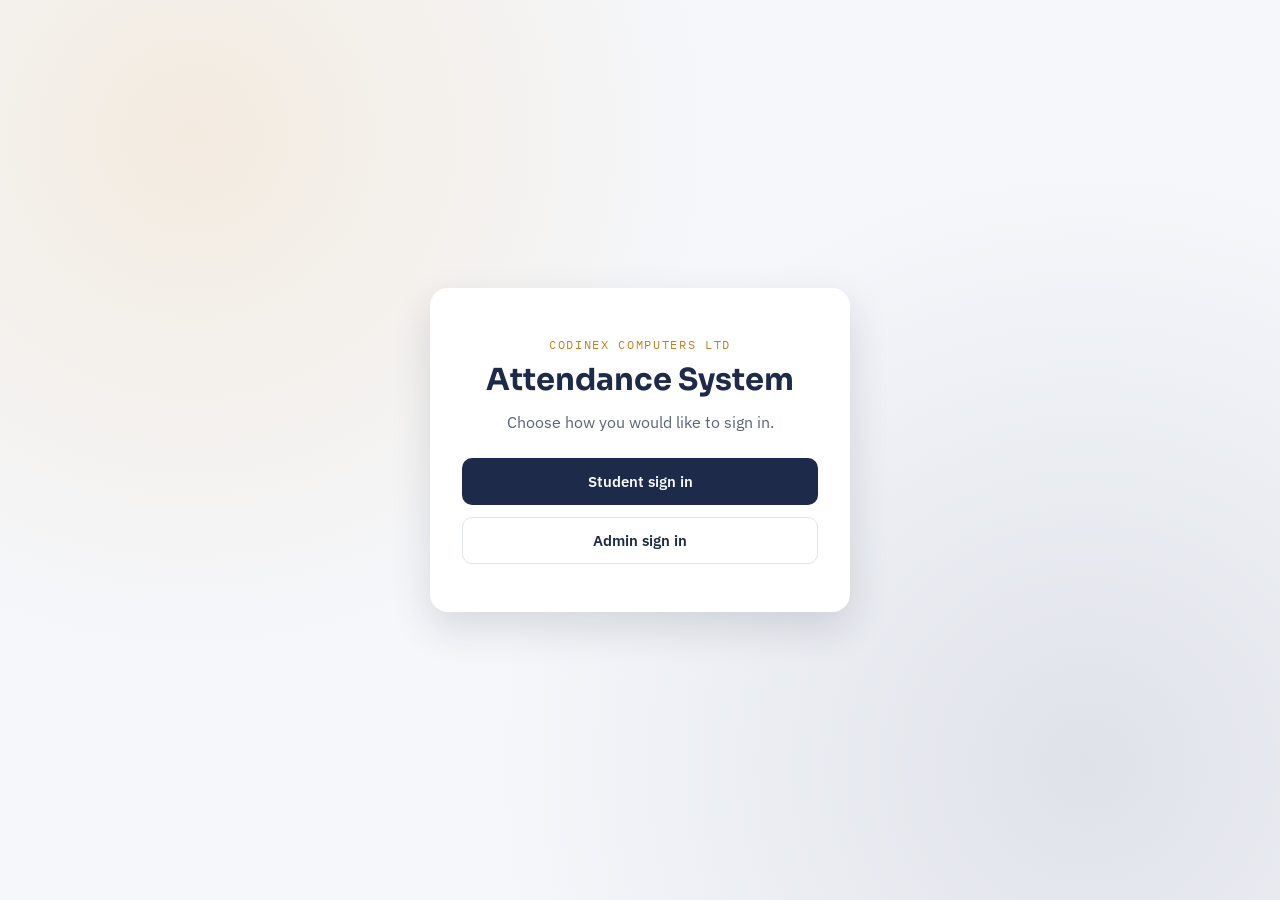
<file: frontend/index.html>
<!DOCTYPE html>
<html lang="en">
<head>
  <meta charset="UTF-8" />
  <meta name="viewport" content="width=device-width, initial-scale=1.0" />
  <title>Codinex Attendance System</title>
  <link rel="stylesheet" href="css/styles.css" />
</head>
<body>
  <div class="auth-shell">
    <div class="auth-card text-center">
      <div class="eyebrow">Codinex Computers Ltd</div>
      <h1>Attendance System</h1>
      <p>Choose how you would like to sign in.</p>

      <div style="display: flex; flex-direction: column; gap: 12px; margin-top: 24px;">
        <a href="student/login.html" class="btn btn-primary btn-full">Student sign in</a>
        <a href="admin/login.html" class="btn btn-outline btn-full">Admin sign in</a>
      </div>
    </div>
  </div>
</body>
</html>
</file>
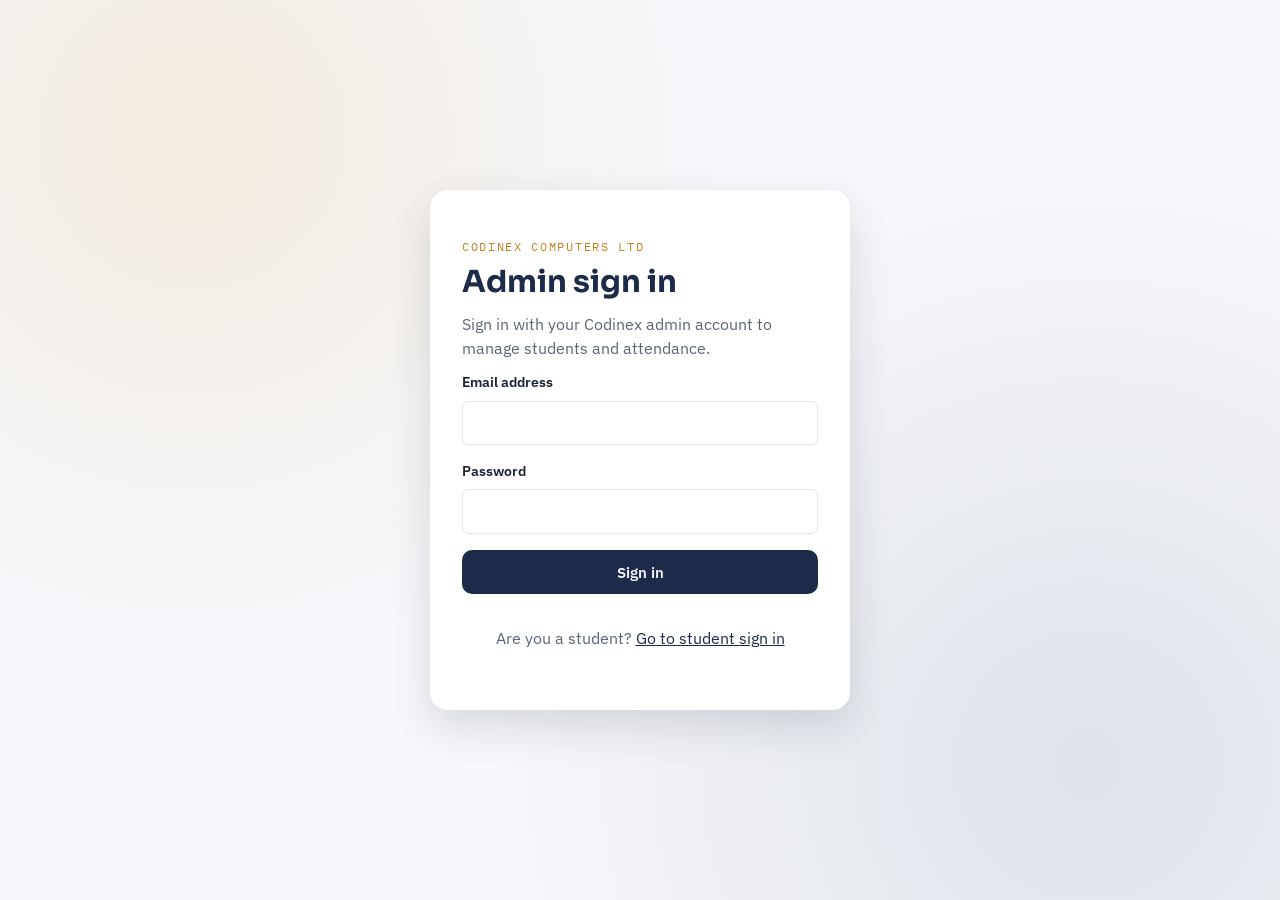
<file: frontend/admin/dashboard.html>
<!DOCTYPE html>
<html lang="en">
<head>
  <meta charset="UTF-8" />
  <meta name="viewport" content="width=device-width, initial-scale=1.0" />
  <title>Admin Dashboard - Codinex Attendance System</title>
  <link rel="stylesheet" href="../css/styles.css" />
  <style>
    .summary-row {
      display: flex;
      align-items: center;
      gap: var(--space-6);
      flex-wrap: wrap;
      margin-bottom: var(--space-6);
    }

    #summary-ring {
      --ring-size: 130px;
      --ring-thickness: 12px;
    }

    #summary-ring-value {
      font-size: 1.4rem;
    }

    .actions-row {
      display: flex;
      gap: var(--space-3);
      flex-wrap: wrap;
      margin-bottom: var(--space-6);
    }

    .file-input-label {
      display: inline-flex;
      align-items: center;
      justify-content: center;
      gap: var(--space-2);
      font-family: var(--font-body);
      font-weight: 600;
      font-size: 0.95rem;
      padding: 0.7rem 1.3rem;
      border-radius: var(--radius-md);
      border: 1px solid var(--color-border);
      background: var(--color-surface);
      color: var(--color-primary);
      cursor: pointer;
    }

    .file-input-label:hover {
      border-color: var(--color-primary);
    }

    #csv-import-input {
      display: none;
    }

    #add-student-panel {
      display: none;
      margin-bottom: var(--space-6);
    }

    .form-grid {
      display: grid;
      grid-template-columns: repeat(2, 1fr);
      gap: 0 var(--space-4);
    }

    @media (max-width: 640px) {
      .form-grid {
        grid-template-columns: 1fr;
      }
    }
  </style>
</head>
<body>
  <div class="page-shell">
    <header class="topbar">
      <div class="brand">
        <span class="brand-mark"></span>
        Codinex Attendance System
      </div>
      <div class="topbar-actions">
        <span class="user-name">Signed in as <strong id="admin-name">Admin</strong></span>
        <button id="logout-btn" class="btn btn-outline" style="color: var(--color-text-inverse); border-color: rgba(245,247,251,0.35);">Sign out</button>
      </div>
    </header>

    <main class="content">
      <div class="flex-between">
        <div>
          <h1>Dashboard</h1>
          <p>Today's attendance overview for Codinex internship students.</p>
        </div>
      </div>

      <div id="dashboard-banner" class="banner banner-error">Could not load the latest dashboard data.</div>

      <div class="summary-row">
        <div id="summary-ring" class="ring">
          <div class="ring-value">
            <span id="summary-ring-value" class="ring-value-number">0%</span>
            <span class="ring-value-label">checked in</span>
          </div>
        </div>

        <div class="metric-grid" style="flex: 1; margin-bottom: 0;">
          <div class="metric-card is-success">
            <div class="metric-label">Present</div>
            <div class="metric-value" id="metric-present">0</div>
          </div>
          <div class="metric-card is-warning">
            <div class="metric-label">Late</div>
            <div class="metric-value" id="metric-late">0</div>
          </div>
          <div class="metric-card is-danger">
            <div class="metric-label">Absent</div>
            <div class="metric-value" id="metric-absent">0</div>
          </div>
          <div class="metric-card">
            <div class="metric-label">Total students</div>
            <div class="metric-value" id="metric-total">0</div>
          </div>
        </div>
      </div>

      <div class="actions-row">
        <button id="launch-kiosk-btn" class="btn btn-accent">Launch kiosk view</button>
        <label for="csv-import-input" class="file-input-label">Import students (CSV)</label>
        <input type="file" id="csv-import-input" accept=".csv" />
        <button id="export-report-btn" class="btn btn-outline">Export report</button>
        <button id="toggle-add-student" class="btn btn-outline">Add student</button>
      </div>

      <div id="import-banner" class="banner"></div>

      <div id="add-student-panel" class="card">
        <div class="card-header">
          <h2>Add a student</h2>
        </div>
        <div id="add-student-banner" class="banner"></div>
        <form id="add-student-form" novalidate>
          <div class="form-grid">
            <div class="field">
              <label for="new-registration-number">Registration number</label>
              <input type="text" id="new-registration-number" required />
            </div>
            <div class="field">
              <label for="new-full-name">Full name</label>
              <input type="text" id="new-full-name" required />
            </div>
            <div class="field">
              <label for="new-university-name">University</label>
              <input type="text" id="new-university-name" required />
            </div>
            <div class="field">
              <label for="new-phone-number">Phone number</label>
              <input type="tel" id="new-phone-number" required />
            </div>
            <div class="field">
              <label for="new-email">Email address</label>
              <input type="email" id="new-email" required />
            </div>
            <div class="field">
              <label for="new-password">Initial password</label>
              <input type="password" id="new-password" minlength="8" required />
              <div class="hint">At least 8 characters. The student can change this after signing in.</div>
            </div>
          </div>
          <button type="submit" class="btn btn-primary">Add student</button>
        </form>
      </div>

      <div class="card mt-6">
        <div class="card-header">
          <h2>Check-in settings</h2>
        </div>
        <div id="settings-banner" class="banner"></div>

        <form id="office-ips-form" novalidate>
          <div class="field">
            <label for="office-ips-input">Office IP addresses</label>
            <input type="text" id="office-ips-input" placeholder="e.g. 41.210.1.1, 41.210.1.2" />
            <div class="hint">Comma-separated. Only check-ins from these IPs are accepted. Changes apply immediately, no redeploy needed.</div>
          </div>
          <button type="submit" class="btn btn-primary">Save IP addresses</button>
        </form>

        <div class="mt-6">
          <h3>Wi-Fi override</h3>
          <p id="override-status" class="text-muted"></p>
          <div class="flex-row">
            <button id="enable-override-btn" class="btn btn-accent">Allow check-in from any IP today</button>
            <button id="disable-override-btn" class="btn btn-outline" style="display: none;">Turn off override now</button>
          </div>
        </div>

        <div class="mt-6">
          <h3>Present / late cutoff times</h3>
          <form id="cutoff-times-form" novalidate>
            <div class="form-grid">
              <div class="field">
                <label for="present-cutoff-input">Present cutoff</label>
                <input type="time" id="present-cutoff-input" required />
                <div class="hint">Check in at or before this time counts as present.</div>
              </div>
              <div class="field">
                <label for="late-cutoff-input">Late cutoff</label>
                <input type="time" id="late-cutoff-input" required />
                <div class="hint">Check in after present but at or before this time counts as late.</div>
              </div>
            </div>
            <button type="submit" class="btn btn-primary">Save cutoff times</button>
          </form>
        </div>
      </div>

      <div class="card mt-6">
        <div class="card-header">
          <h2>Today's check-ins</h2>
        </div>
        <div id="today-attendance-banner" class="banner"></div>
        <div class="table-wrap">
          <table class="data-table">
            <thead>
              <tr>
                <th>Full name</th>
                <th>Registration number</th>
                <th>Check-in time</th>
                <th>Status</th>
                <th>Flag</th>
              </tr>
            </thead>
            <tbody id="today-attendance-tbody"></tbody>
          </table>
        </div>
        <div id="today-attendance-empty" class="empty-state" style="display: none;">
          <h3>No check-ins yet today</h3>
          <p>Check-ins will appear here as students scan in.</p>
        </div>
      </div>

      <div class="card">
        <div class="card-header">
          <h2>Students</h2>
          <input type="search" id="student-search" class="search-input" placeholder="Search by name, registration number, or email" />
        </div>
        <p class="text-muted">Click a student to view their full attendance history, or to delete their history or account.</p>
        <div id="students-banner" class="banner"></div>
        <div class="table-wrap">
          <table class="data-table">
            <thead>
              <tr>
                <th>Registration number</th>
                <th>Full name</th>
                <th>University</th>
                <th>Email</th>
                <th>Phone number</th>
                <th>Status</th>
                <th>Attendance %</th>
              </tr>
            </thead>
            <tbody id="students-tbody"></tbody>
          </table>
        </div>
        <div id="students-empty" class="empty-state" style="display: none;">
          <h3>No students found</h3>
          <p>Add a student or adjust your search.</p>
        </div>
      </div>
    </main>
  </div>

  <div id="student-detail-overlay" class="modal-overlay">
    <div class="modal-card">
      <div class="modal-header">
        <div>
          <h2 id="student-detail-name">Student</h2>
          <p class="text-muted mono" style="margin: 0;">
            <span id="student-detail-reg"></span> - <span id="student-detail-university"></span>
          </p>
        </div>
        <button id="student-detail-close-btn" class="modal-close-btn" aria-label="Close">&times;</button>
      </div>

      <div id="student-detail-banner" class="banner"></div>

      <div class="profile-row" style="margin-bottom: var(--space-4);">
        <div id="student-detail-ring" class="ring" style="--ring-size: 110px; --ring-thickness: 10px;">
          <div class="ring-value">
            <span id="student-detail-ring-value" class="ring-value-number">0%</span>
            <span class="ring-value-label">attendance</span>
          </div>
        </div>
        <div class="profile-details">
          <dl>
            <dt>Email</dt>
            <dd id="student-detail-email"></dd>
            <dt>Phone number</dt>
            <dd id="student-detail-phone"></dd>
          </dl>
          <div class="stat-row">
            <div>
              <div class="stat-value" id="student-detail-present">0</div>
              <div class="stat-label">Present</div>
            </div>
            <div>
              <div class="stat-value" id="student-detail-late">0</div>
              <div class="stat-label">Late</div>
            </div>
            <div>
              <div class="stat-value" id="student-detail-absent">0</div>
              <div class="stat-label">Absent</div>
            </div>
          </div>
        </div>
      </div>

      <h3>Check-in history</h3>
      <div class="table-wrap">
        <table class="data-table">
          <thead>
            <tr>
              <th>Date</th>
              <th>Check-in time</th>
              <th>Status</th>
            </tr>
          </thead>
          <tbody id="student-detail-history-tbody"></tbody>
        </table>
      </div>
      <div id="student-detail-history-empty" class="empty-state" style="display: none;">
        <h3>No check-ins yet</h3>
      </div>

      <div class="modal-danger-zone">
        <h3>Danger zone</h3>
        <p class="text-muted">These actions cannot be undone.</p>
        <div class="flex-row">
          <button id="delete-history-btn" class="btn btn-outline">Delete attendance history</button>
          <button id="delete-student-btn" class="btn" style="background: var(--color-danger); color: var(--color-text-inverse);">Delete student</button>
        </div>
      </div>
    </div>
  </div>

  <script src="js/admin_dashboard.js"></script>
</body>
</html>
</file>
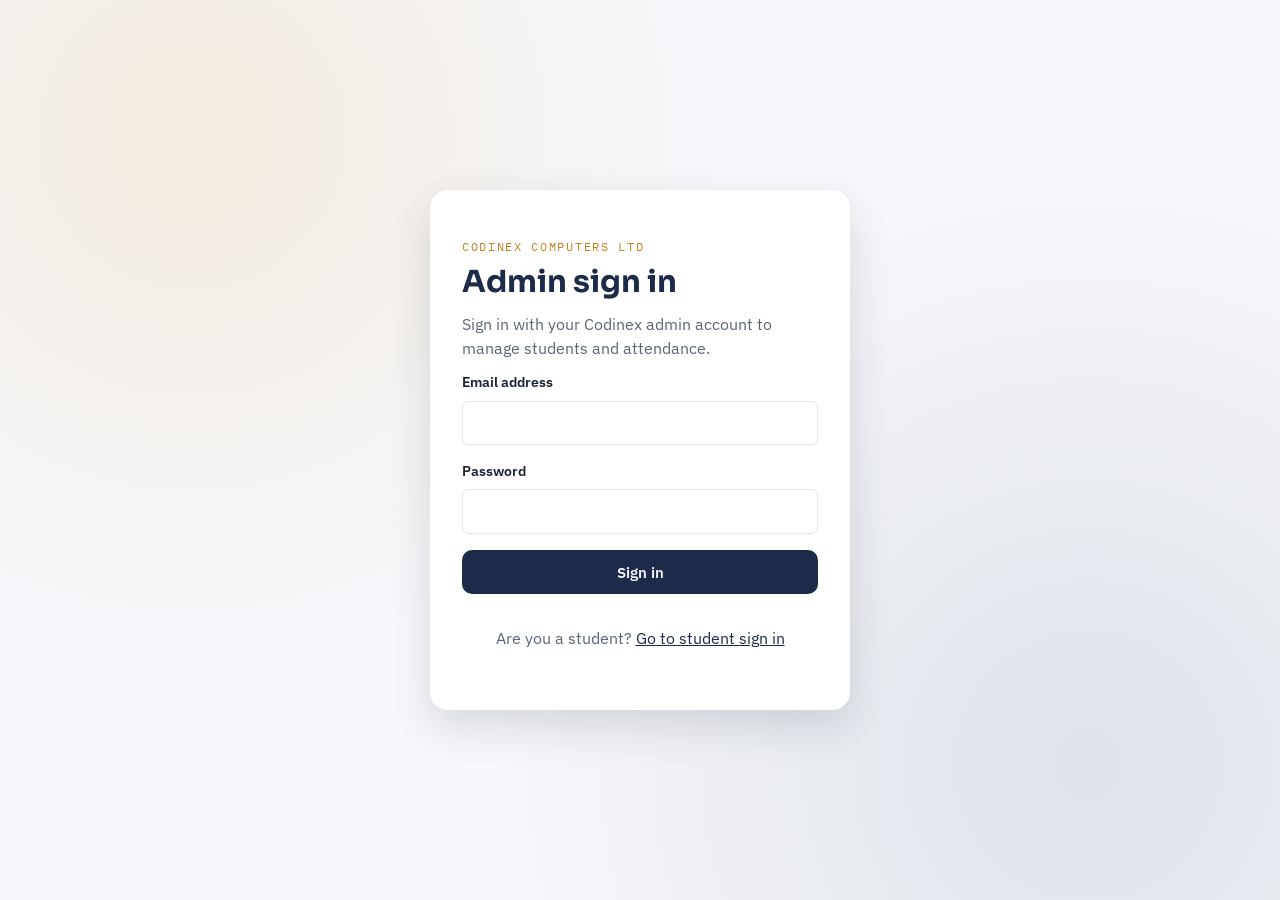
<file: frontend/admin/login.html>
<!DOCTYPE html>
<html lang="en">
<head>
  <meta charset="UTF-8" />
  <meta name="viewport" content="width=device-width, initial-scale=1.0" />
  <title>Admin Sign In - Codinex Attendance System</title>
  <link rel="stylesheet" href="../css/styles.css" />
</head>
<body>
  <div class="auth-shell">
    <div class="auth-card">
      <div class="eyebrow">Codinex Computers Ltd</div>
      <h1>Admin sign in</h1>
      <p>Sign in with your Codinex admin account to manage students and attendance.</p>

      <div id="login-banner" class="banner" role="alert"></div>

      <form id="admin-login-form" novalidate>
        <div class="field">
          <label for="email">Email address</label>
          <input type="email" id="email" name="email" autocomplete="username" required />
        </div>
        <div class="field">
          <label for="password">Password</label>
          <input type="password" id="password" name="password" autocomplete="current-password" required />
        </div>
        <button type="submit" id="login-submit" class="btn btn-primary btn-full">Sign in</button>
      </form>

      <p class="mt-6" style="text-align: center;">
        Are you a student? <a href="../student/login.html">Go to student sign in</a>
      </p>
    </div>
  </div>

  <script src="js/admin_auth.js"></script>
</body>
</html>
</file>
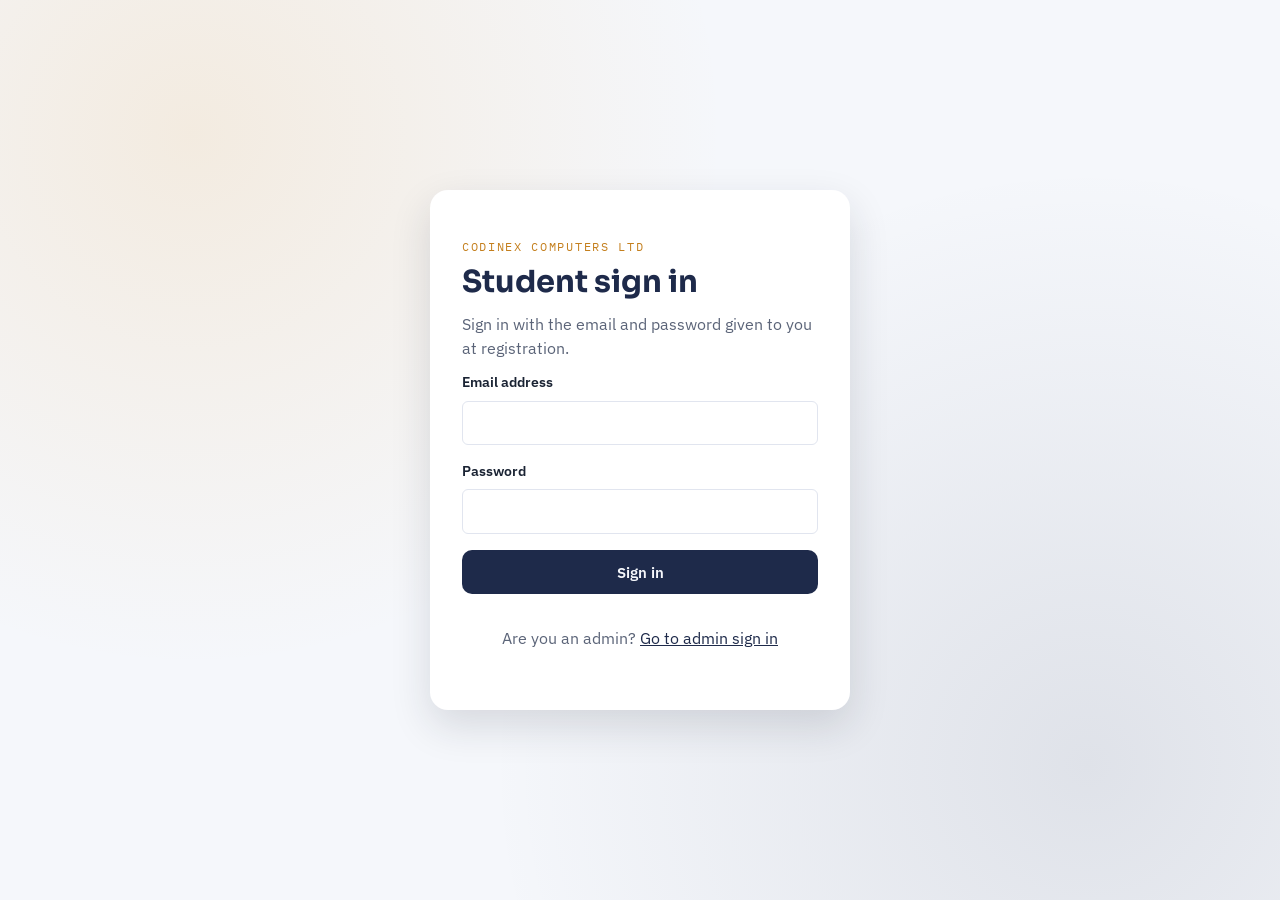
<file: frontend/student/dashboard.html>
<!DOCTYPE html>
<html lang="en">
<head>
  <meta charset="UTF-8" />
  <meta name="viewport" content="width=device-width, initial-scale=1.0" />
  <title>My Attendance - Codinex Attendance System</title>
  <link rel="stylesheet" href="../css/styles.css" />
  <style>
    .profile-row {
      display: flex;
      gap: var(--space-6);
      flex-wrap: wrap;
      align-items: center;
      margin-bottom: var(--space-6);
    }

    #attendance-ring {
      --ring-size: 130px;
      --ring-thickness: 12px;
    }

    #attendance-ring-value {
      font-size: 1.4rem;
    }

    .profile-details {
      flex: 1;
      min-width: 220px;
    }

    .profile-details dl {
      display: grid;
      grid-template-columns: auto 1fr;
      gap: var(--space-2) var(--space-4);
      margin: 0;
    }

    .profile-details dt {
      color: var(--color-text-muted);
      font-size: 0.85rem;
    }

    .profile-details dd {
      margin: 0;
      font-weight: 500;
    }

    .stat-row {
      display: flex;
      gap: var(--space-5);
      margin-top: var(--space-4);
    }

    .stat-row div {
      text-align: center;
    }

    .stat-row .stat-value {
      font-family: var(--font-mono);
      font-size: 1.3rem;
      font-weight: 600;
      color: var(--color-primary);
    }

    .stat-row .stat-label {
      font-size: 0.75rem;
      color: var(--color-text-muted);
      text-transform: uppercase;
      letter-spacing: 0.06em;
    }
  </style>
</head>
<body>
  <div class="page-shell">
    <header class="topbar">
      <div class="brand">
        <span class="brand-mark"></span>
        Codinex Attendance System
      </div>
      <div class="topbar-actions">
        <span class="user-name">Hi, <strong id="student-name">Student</strong></span>
        <button id="logout-btn" class="btn btn-outline" style="color: var(--color-text-inverse); border-color: rgba(245,247,251,0.35);">Sign out</button>
      </div>
    </header>

    <main class="content">
      <h1>My attendance</h1>
      <p>Your check-in history and overall attendance percentage.</p>

      <div id="dashboard-banner" class="banner banner-error">Could not load your attendance data. Please refresh the page.</div>

      <div class="card">
        <div class="profile-row">
          <div id="attendance-ring" class="ring">
            <div class="ring-value">
              <span id="attendance-ring-value" class="ring-value-number">0%</span>
              <span class="ring-value-label">attendance</span>
            </div>
          </div>

          <div class="profile-details">
            <dl>
              <dt>Registration number</dt>
              <dd id="profile-registration-number" class="mono"></dd>
              <dt>University</dt>
              <dd id="profile-university"></dd>
              <dt>Email</dt>
              <dd id="profile-email"></dd>
              <dt>Phone number</dt>
              <dd id="profile-phone"></dd>
            </dl>

            <div class="stat-row">
              <div>
                <div class="stat-value" id="stat-present">0</div>
                <div class="stat-label">Present</div>
              </div>
              <div>
                <div class="stat-value" id="stat-late">0</div>
                <div class="stat-label">Late</div>
              </div>
              <div>
                <div class="stat-value" id="stat-absent">0</div>
                <div class="stat-label">Absent</div>
              </div>
            </div>
          </div>
        </div>
      </div>

      <div class="card mt-6">
        <div class="card-header">
          <h2>Check-in history</h2>
        </div>
        <div class="table-wrap">
          <table class="data-table">
            <thead>
              <tr>
                <th>Date</th>
                <th>Check-in time</th>
                <th>Status</th>
              </tr>
            </thead>
            <tbody id="history-tbody"></tbody>
          </table>
        </div>
        <div id="history-empty" class="empty-state" style="display: none;">
          <h3>No check-ins yet</h3>
          <p>Scan the QR code at the Codinex office to record your first check-in.</p>
        </div>
      </div>

      <div class="card mt-6">
        <div class="card-header">
          <h2>Change password</h2>
        </div>
        <p>Update the password an admin set for you when you were registered.</p>
        <div id="change-password-banner" class="banner"></div>
        <form id="change-password-form" novalidate>
          <div class="field">
            <label for="current-password">Current password</label>
            <input type="password" id="current-password" autocomplete="current-password" required />
          </div>
          <div class="field">
            <label for="new-password">New password</label>
            <input type="password" id="new-password" minlength="8" autocomplete="new-password" required />
          </div>
          <div class="field">
            <label for="confirm-new-password">Confirm new password</label>
            <input type="password" id="confirm-new-password" minlength="8" autocomplete="new-password" required />
          </div>
          <button type="submit" class="btn btn-primary">Update password</button>
        </form>
      </div>
    </main>
  </div>

  <script src="js/student_dashboard.js"></script>
</body>
</html>
</file>
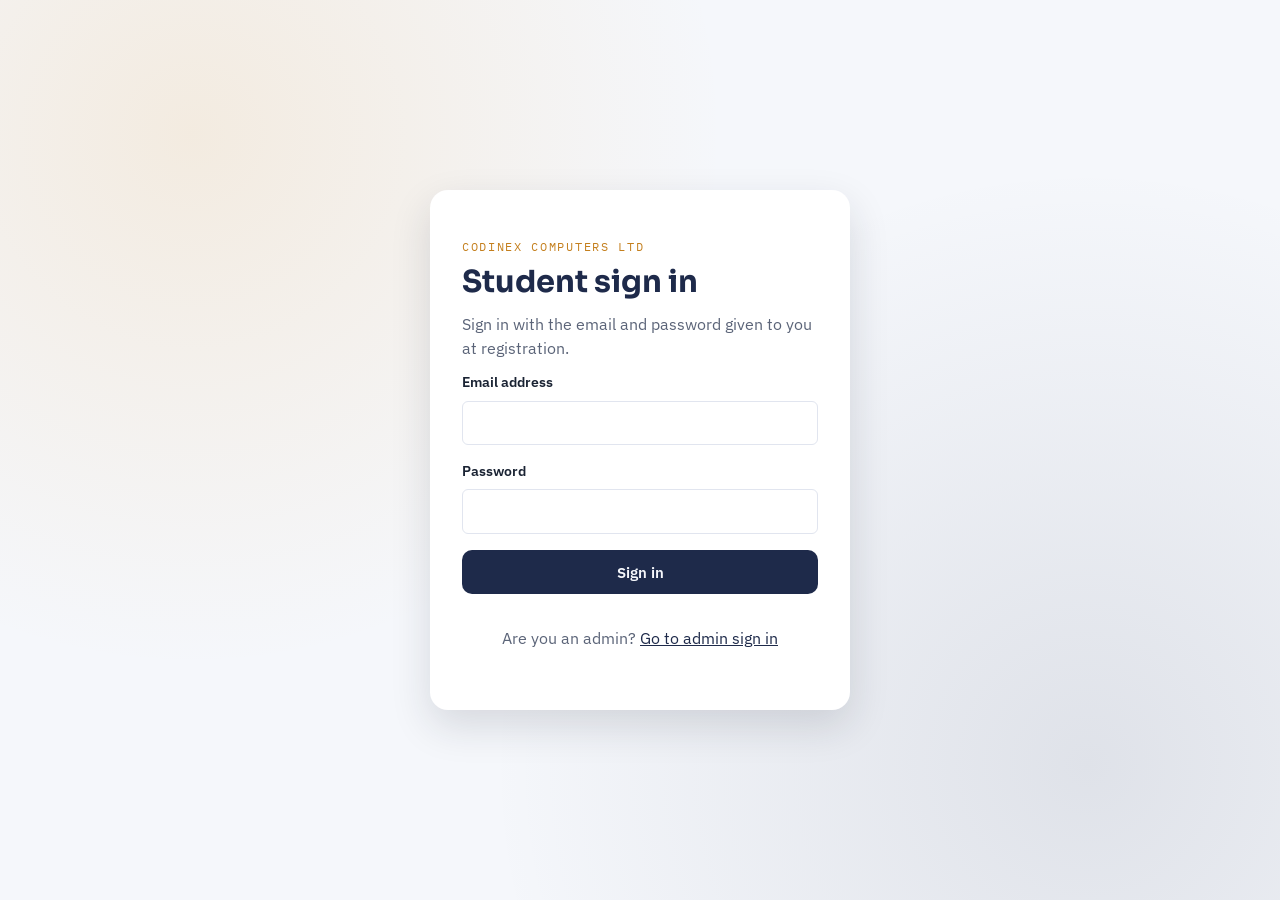
<file: frontend/student/login.html>
<!DOCTYPE html>
<html lang="en">
<head>
  <meta charset="UTF-8" />
  <meta name="viewport" content="width=device-width, initial-scale=1.0" />
  <title>Student Sign In - Codinex Attendance System</title>
  <link rel="stylesheet" href="../css/styles.css" />
</head>
<body>
  <div class="auth-shell">
    <div class="auth-card">
      <div class="eyebrow">Codinex Computers Ltd</div>
      <h1>Student sign in</h1>
      <p>Sign in with the email and password given to you at registration.</p>

      <div id="login-banner" class="banner" role="alert"></div>

      <form id="student-login-form" novalidate>
        <div class="field">
          <label for="email">Email address</label>
          <input type="email" id="email" name="email" autocomplete="username" required />
        </div>
        <div class="field">
          <label for="password">Password</label>
          <input type="password" id="password" name="password" autocomplete="current-password" required />
        </div>
        <button type="submit" id="login-submit" class="btn btn-primary btn-full">Sign in</button>
      </form>

      <p class="mt-6" style="text-align: center;">
        Are you an admin? <a href="../admin/login.html">Go to admin sign in</a>
      </p>
    </div>
  </div>

  <script src="js/student_auth.js"></script>
</body>
</html>
</file>
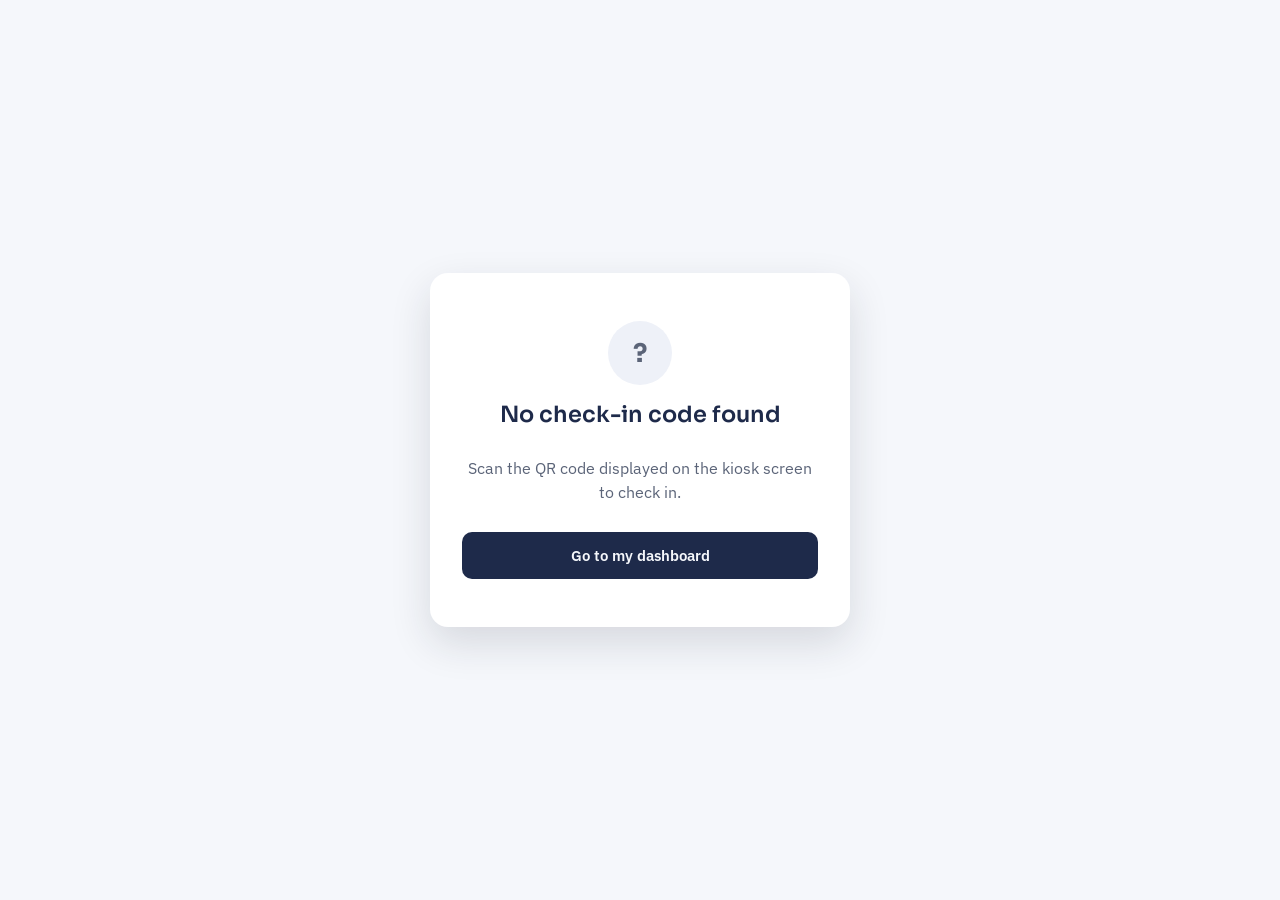
<file: frontend/student/scan.html>
<!DOCTYPE html>
<html lang="en">
<head>
  <meta charset="UTF-8" />
  <meta name="viewport" content="width=device-width, initial-scale=1.0" />
  <title>Check In - Codinex Attendance System</title>
  <link rel="stylesheet" href="../css/styles.css" />
  <style>
    .scan-shell {
      min-height: 100vh;
      display: flex;
      align-items: center;
      justify-content: center;
      padding: var(--space-5);
    }

    .scan-card {
      width: 100%;
      max-width: 420px;
      background: var(--color-surface);
      border-radius: var(--radius-lg);
      box-shadow: var(--shadow-lg);
      padding: var(--space-7) var(--space-6);
      text-align: center;
    }

    .scan-view {
      display: none;
      flex-direction: column;
      align-items: center;
      gap: var(--space-4);
    }

    .status-icon {
      width: 64px;
      height: 64px;
      border-radius: var(--radius-full);
      display: flex;
      align-items: center;
      justify-content: center;
      font-family: var(--font-display);
      font-size: 1.6rem;
      font-weight: 700;
    }

    .status-icon.is-success {
      background: var(--color-success-bg);
      color: var(--color-success);
    }

    .status-icon.is-error {
      background: var(--color-danger-bg);
      color: var(--color-danger);
    }

    .status-icon.is-neutral {
      background: var(--color-surface-sunken);
      color: var(--color-text-muted);
    }
  </style>
</head>
<body>
  <div class="scan-shell">
    <div class="scan-card">

      <div id="view-loading" class="scan-view" style="display: flex;">
        <div class="status-icon is-neutral"><span class="loading-dot"></span></div>
        <h2>Recording your check-in</h2>
        <p>Please wait a moment.</p>
      </div>

      <div id="view-success" class="scan-view">
        <div class="status-icon is-success">OK</div>
        <h2>You are checked in</h2>
        <p>
          Status: <span id="success-status" class="status-pill status-present">present</span>
          &nbsp;at <span id="success-time" class="mono"></span>
        </p>
        <a href="dashboard.html" class="btn btn-primary btn-full">Go to my dashboard</a>
      </div>

      <div id="view-error" class="scan-view">
        <div class="status-icon is-error">!</div>
        <h2>Check-in did not go through</h2>
        <p id="error-message">Something went wrong.</p>
        <button id="retry-btn" class="btn btn-primary btn-full">Try again</button>
        <a href="dashboard.html" class="btn btn-outline btn-full">Go to my dashboard</a>
      </div>

      <div id="view-no-token" class="scan-view">
        <div class="status-icon is-neutral">?</div>
        <h2>No check-in code found</h2>
        <p>Scan the QR code displayed on the kiosk screen to check in.</p>
        <a href="dashboard.html" class="btn btn-primary btn-full">Go to my dashboard</a>
      </div>

    </div>
  </div>

  <script src="js/student_scan.js"></script>
</body>
</html>
</file>
<file: frontend/css/styles.css>
/*
  Codinex Attendance System - shared stylesheet.

  Design language: an engineering / circuit-board feel appropriate for a
  computing company - deep indigo surfaces, a copper-amber signature
  accent, IBM Plex for type (chosen for its own computing heritage), and
  a recurring ring motif used both for the kiosk's 15 second countdown
  and a student's attendance percentage, so the same shape carries two
  related meanings across the product.
*/

@import url("https://fonts.googleapis.com/css2?family=Sora:wght@500;600;700&family=IBM+Plex+Sans:wght@400;500;600&family=IBM+Plex+Mono:wght@400;500;600&display=swap");

:root {
  /* Color */
  --color-bg: #f5f7fb;
  --color-surface: #ffffff;
  --color-surface-sunken: #eef1f8;
  --color-primary: #1e2a4a;
  --color-primary-light: #2f3e64;
  --color-accent: #e8a33d;
  --color-accent-dark: #c47f1d;
  --color-text: #1a2333;
  --color-text-muted: #5b6478;
  --color-text-inverse: #f5f7fb;
  --color-success: #1e8f6f;
  --color-success-bg: #e5f5f0;
  --color-warning: #e8a33d;
  --color-warning-bg: #fbf0dd;
  --color-danger: #d64550;
  --color-danger-bg: #fbe7e8;
  --color-border: #e1e5ef;

  /* Kiosk dark theme */
  --color-kiosk-bg: #0f172a;
  --color-kiosk-surface: #16213e;
  --color-kiosk-border: #26314f;
  --color-kiosk-text: #f5f7fb;
  --color-kiosk-text-muted: #93a0bd;

  /* Type */
  --font-display: "Sora", "IBM Plex Sans", sans-serif;
  --font-body: "IBM Plex Sans", sans-serif;
  --font-mono: "IBM Plex Mono", monospace;

  /* Spacing scale */
  --space-1: 4px;
  --space-2: 8px;
  --space-3: 12px;
  --space-4: 16px;
  --space-5: 24px;
  --space-6: 32px;
  --space-7: 48px;
  --space-8: 64px;

  /* Radius / shadow */
  --radius-sm: 6px;
  --radius-md: 10px;
  --radius-lg: 18px;
  --radius-full: 999px;
  --shadow-sm: 0 1px 2px rgba(26, 35, 51, 0.06);
  --shadow-md: 0 8px 24px rgba(26, 35, 51, 0.08);
  --shadow-lg: 0 16px 40px rgba(26, 35, 51, 0.14);
}

* {
  box-sizing: border-box;
}

html,
body {
  margin: 0;
  padding: 0;
}

body {
  background: var(--color-bg);
  color: var(--color-text);
  font-family: var(--font-body);
  font-size: 16px;
  line-height: 1.5;
  -webkit-font-smoothing: antialiased;
}

h1,
h2,
h3,
h4 {
  font-family: var(--font-display);
  color: var(--color-primary);
  margin: 0 0 var(--space-3);
  line-height: 1.2;
}

h1 {
  font-size: 1.9rem;
  font-weight: 700;
}

h2 {
  font-size: 1.4rem;
  font-weight: 600;
}

h3 {
  font-size: 1.1rem;
  font-weight: 600;
}

p {
  margin: 0 0 var(--space-3);
  color: var(--color-text-muted);
}

a {
  color: var(--color-primary);
}

.mono {
  font-family: var(--font-mono);
}

/* Focus visibility, kept everywhere, including custom components */
a:focus-visible,
button:focus-visible,
input:focus-visible,
select:focus-visible,
textarea:focus-visible {
  outline: 2px solid var(--color-accent);
  outline-offset: 2px;
}

@media (prefers-reduced-motion: reduce) {
  *,
  *::before,
  *::after {
    animation-duration: 0.001ms !important;
    animation-iteration-count: 1 !important;
    transition-duration: 0.001ms !important;
  }
}

/* --- Layout shells --- */

.page-shell {
  min-height: 100vh;
  display: flex;
  flex-direction: column;
}

.topbar {
  background: var(--color-primary);
  color: var(--color-text-inverse);
  padding: var(--space-4) var(--space-6);
  display: flex;
  align-items: center;
  justify-content: space-between;
  gap: var(--space-4);
  flex-wrap: wrap;
}

.topbar .brand {
  font-family: var(--font-display);
  font-weight: 700;
  font-size: 1.15rem;
  letter-spacing: 0.01em;
  display: flex;
  align-items: center;
  gap: var(--space-2);
}

.topbar .brand-mark {
  width: 10px;
  height: 10px;
  border-radius: var(--radius-full);
  background: var(--color-accent);
  box-shadow: 0 0 0 4px rgba(232, 163, 61, 0.25);
}

.topbar-actions {
  display: flex;
  align-items: center;
  gap: var(--space-3);
}

.topbar-actions .user-name {
  font-size: 0.9rem;
  color: rgba(245, 247, 251, 0.8);
}

.content {
  flex: 1;
  width: 100%;
  max-width: 1180px;
  margin: 0 auto;
  padding: var(--space-6);
}

.auth-shell {
  min-height: 100vh;
  display: flex;
  align-items: center;
  justify-content: center;
  padding: var(--space-5);
  background:
    radial-gradient(circle at 15% 15%, rgba(232, 163, 61, 0.14), transparent 40%),
    radial-gradient(circle at 85% 85%, rgba(30, 42, 74, 0.1), transparent 45%),
    var(--color-bg);
}

.auth-card {
  width: 100%;
  max-width: 420px;
  background: var(--color-surface);
  border-radius: var(--radius-lg);
  box-shadow: var(--shadow-lg);
  padding: var(--space-7) var(--space-6);
}

.auth-card .eyebrow {
  font-family: var(--font-mono);
  font-size: 0.75rem;
  letter-spacing: 0.14em;
  text-transform: uppercase;
  color: var(--color-accent-dark);
  margin-bottom: var(--space-2);
}

/* --- Buttons --- */

.btn {
  display: inline-flex;
  align-items: center;
  justify-content: center;
  gap: var(--space-2);
  font-family: var(--font-body);
  font-weight: 600;
  font-size: 0.95rem;
  padding: 0.7rem 1.3rem;
  border-radius: var(--radius-md);
  border: 1px solid transparent;
  cursor: pointer;
  transition: transform 0.12s ease, box-shadow 0.12s ease, background 0.12s ease;
  text-decoration: none;
}

.btn:active {
  transform: translateY(1px);
}

.btn-primary {
  background: var(--color-primary);
  color: var(--color-text-inverse);
}

.btn-primary:hover {
  background: var(--color-primary-light);
}

.btn-accent {
  background: var(--color-accent);
  color: var(--color-primary);
}

.btn-accent:hover {
  background: var(--color-accent-dark);
  color: var(--color-text-inverse);
}

.btn-outline {
  background: transparent;
  border-color: var(--color-border);
  color: var(--color-primary);
}

.btn-outline:hover {
  border-color: var(--color-primary);
}

.btn-full {
  width: 100%;
}

.btn:disabled {
  opacity: 0.55;
  cursor: not-allowed;
  transform: none;
}

/* --- Forms --- */

.field {
  margin-bottom: var(--space-4);
}

.field label {
  display: block;
  font-size: 0.85rem;
  font-weight: 600;
  color: var(--color-text);
  margin-bottom: var(--space-2);
}

.field input,
.field select {
  width: 100%;
  padding: 0.7rem 0.85rem;
  border-radius: var(--radius-sm);
  border: 1px solid var(--color-border);
  background: var(--color-surface);
  color: var(--color-text);
  font-family: var(--font-body);
  font-size: 0.95rem;
}

.field input:focus,
.field select:focus {
  border-color: var(--color-accent);
}

.field .hint {
  font-size: 0.78rem;
  color: var(--color-text-muted);
  margin-top: var(--space-1);
}

/* --- Cards --- */

.card {
  background: var(--color-surface);
  border-radius: var(--radius-lg);
  box-shadow: var(--shadow-sm);
  border: 1px solid var(--color-border);
  padding: var(--space-5);
}

.card-header {
  display: flex;
  align-items: center;
  justify-content: space-between;
  gap: var(--space-3);
  margin-bottom: var(--space-4);
  flex-wrap: wrap;
}

/* --- Metric cards (admin dashboard) --- */

.metric-grid {
  display: grid;
  grid-template-columns: repeat(4, 1fr);
  gap: var(--space-4);
  margin-bottom: var(--space-6);
}

@media (max-width: 900px) {
  .metric-grid {
    grid-template-columns: repeat(2, 1fr);
  }
}

@media (max-width: 520px) {
  .metric-grid {
    grid-template-columns: 1fr;
  }
}

.metric-card {
  background: var(--color-surface);
  border-radius: var(--radius-lg);
  border-left: 4px solid var(--color-accent);
  box-shadow: var(--shadow-sm);
  padding: var(--space-5);
}

.metric-card.is-success {
  border-left-color: var(--color-success);
}

.metric-card.is-warning {
  border-left-color: var(--color-warning);
}

.metric-card.is-danger {
  border-left-color: var(--color-danger);
}

.metric-card .metric-label {
  font-size: 0.8rem;
  text-transform: uppercase;
  letter-spacing: 0.08em;
  color: var(--color-text-muted);
  margin-bottom: var(--space-2);
}

.metric-card .metric-value {
  font-family: var(--font-mono);
  font-size: 2.1rem;
  font-weight: 600;
  color: var(--color-primary);
}

/* --- Status pills --- */

.status-pill {
  display: inline-flex;
  align-items: center;
  gap: var(--space-1);
  font-size: 0.78rem;
  font-weight: 600;
  padding: 0.25rem 0.65rem;
  border-radius: var(--radius-full);
  text-transform: capitalize;
}

.status-pill.status-present {
  background: var(--color-success-bg);
  color: var(--color-success);
}

.status-pill.status-late {
  background: var(--color-warning-bg);
  color: var(--color-accent-dark);
}

.status-pill.status-absent {
  background: var(--color-danger-bg);
  color: var(--color-danger);
}

/* --- Tables --- */

.table-wrap {
  overflow-x: auto;
}

table.data-table {
  width: 100%;
  border-collapse: collapse;
  font-size: 0.92rem;
}

.data-table th,
.data-table td {
  text-align: left;
  padding: 0.75rem var(--space-3);
  border-bottom: 1px solid var(--color-border);
  white-space: nowrap;
}

.data-table th {
  font-size: 0.76rem;
  text-transform: uppercase;
  letter-spacing: 0.06em;
  color: var(--color-text-muted);
  font-weight: 600;
}

.data-table tbody tr:hover {
  background: var(--color-surface-sunken);
}

/* --- Banners (feedback) --- */

.banner {
  border-radius: var(--radius-md);
  padding: var(--space-3) var(--space-4);
  font-size: 0.9rem;
  margin-bottom: var(--space-4);
  display: none;
}

.banner.is-visible {
  display: block;
}

.banner.banner-success {
  background: var(--color-success-bg);
  color: var(--color-success);
}

.banner.banner-error {
  background: var(--color-danger-bg);
  color: var(--color-danger);
}

.banner.banner-info {
  background: var(--color-surface-sunken);
  color: var(--color-primary);
}

/* --- Ring component (shared signature element) ---
   Used for the kiosk's 15 second countdown and the student dashboard's
   attendance percentage. Consumers set --ring-percent (0-100) and
   --ring-color to drive the fill. */

.ring {
  --ring-percent: 0;
  --ring-color: var(--color-accent);
  --ring-track: var(--color-border);
  --ring-size: 140px;
  --ring-thickness: 10px;
  width: var(--ring-size);
  height: var(--ring-size);
  border-radius: var(--radius-full);
  display: flex;
  align-items: center;
  justify-content: center;
  position: relative;
  background: conic-gradient(
    var(--ring-color) calc(var(--ring-percent) * 1%),
    var(--ring-track) 0
  );
  transition: background 0.3s ease;
}

.ring::before {
  content: "";
  position: absolute;
  inset: var(--ring-thickness);
  border-radius: var(--radius-full);
  background: var(--ring-inner-bg, var(--color-surface));
}

.ring-value {
  position: relative;
  font-family: var(--font-mono);
  font-weight: 600;
  color: var(--color-primary);
  text-align: center;
  z-index: 1;
}

.ring-value .ring-value-number {
  display: block;
  font-size: 1.6rem;
}

.ring-value .ring-value-label {
  display: block;
  font-size: 0.68rem;
  color: var(--color-text-muted);
  text-transform: uppercase;
  letter-spacing: 0.08em;
}

/* --- Modal (student detail view) --- */

.modal-overlay {
  position: fixed;
  inset: 0;
  background: rgba(15, 23, 42, 0.55);
  display: none;
  align-items: flex-start;
  justify-content: center;
  padding: var(--space-6) var(--space-4);
  overflow-y: auto;
  z-index: 100;
}

.modal-overlay.is-visible {
  display: flex;
}

.modal-card {
  background: var(--color-surface);
  border-radius: var(--radius-lg);
  box-shadow: var(--shadow-lg);
  padding: var(--space-6);
  width: 100%;
  max-width: 640px;
  margin-top: var(--space-6);
}

.modal-header {
  display: flex;
  align-items: flex-start;
  justify-content: space-between;
  gap: var(--space-3);
  margin-bottom: var(--space-4);
}

.modal-close-btn {
  background: transparent;
  border: none;
  font-size: 1.4rem;
  line-height: 1;
  color: var(--color-text-muted);
  cursor: pointer;
  padding: 0 var(--space-2);
}

.modal-close-btn:hover {
  color: var(--color-text);
}

.modal-danger-zone {
  border-top: 1px solid var(--color-border);
  margin-top: var(--space-5);
  padding-top: var(--space-4);
}

.modal-danger-zone h3 {
  color: var(--color-danger);
}

/* --- Week group header (attendance history grouping) --- */

.week-group-header td {
  background: var(--color-surface-sunken);
  font-family: var(--font-mono);
  font-size: 0.78rem;
  font-weight: 600;
  color: var(--color-text-muted);
  text-transform: uppercase;
  letter-spacing: 0.06em;
  padding: 0.5rem var(--space-3);
}

.clickable-row {
  cursor: pointer;
}

/* --- Utility --- */

.flex-row {
  display: flex;
  align-items: center;
  gap: var(--space-3);
}

.flex-between {
  display: flex;
  align-items: center;
  justify-content: space-between;
  gap: var(--space-3);
  flex-wrap: wrap;
}

.text-muted {
  color: var(--color-text-muted);
}

.text-center {
  text-align: center;
}

.mt-4 {
  margin-top: var(--space-4);
}

.mt-6 {
  margin-top: var(--space-6);
}

.search-input {
  padding: 0.6rem 0.9rem;
  border-radius: var(--radius-md);
  border: 1px solid var(--color-border);
  font-family: var(--font-body);
  min-width: 240px;
}

.empty-state {
  text-align: center;
  padding: var(--space-7) var(--space-4);
  color: var(--color-text-muted);
}

.empty-state h3 {
  color: var(--color-text);
}

.loading-dot {
  display: inline-block;
  width: 8px;
  height: 8px;
  border-radius: var(--radius-full);
  background: var(--color-accent);
  animation: pulse-dot 1s ease-in-out infinite;
}

@keyframes pulse-dot {
  0%,
  100% {
    opacity: 0.3;
  }
  50% {
    opacity: 1;
  }
}
</file>
